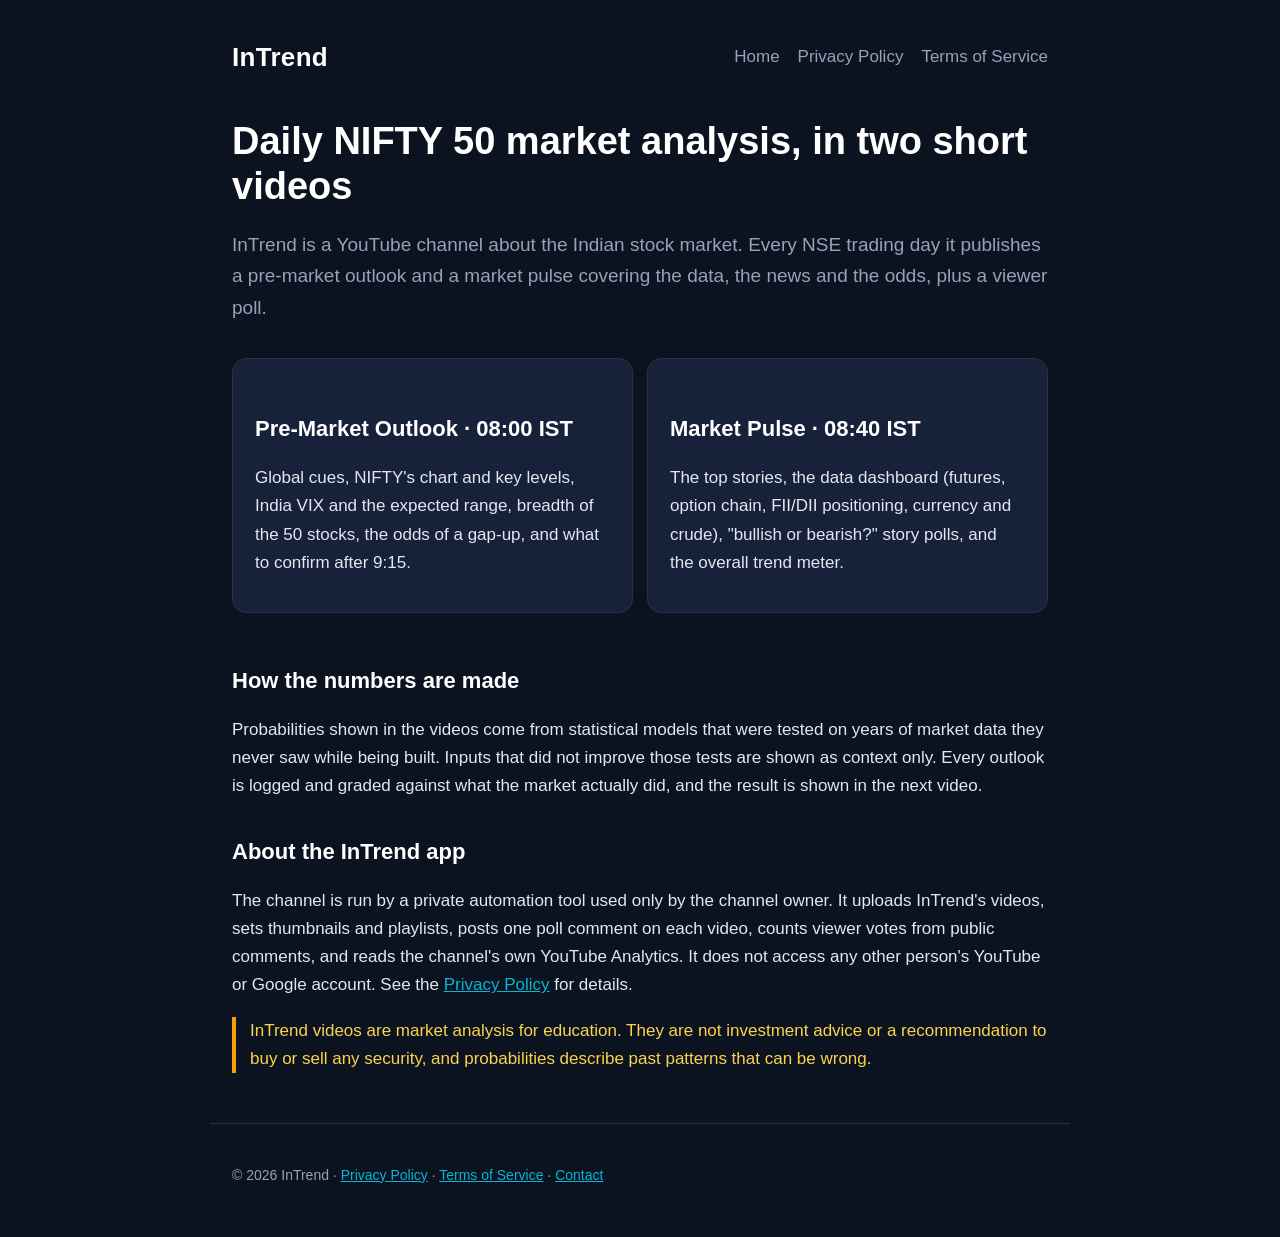
<file: index.html>
<!DOCTYPE html>
<html lang="en">
<head>
<meta charset="utf-8"><meta name="viewport" content="width=device-width, initial-scale=1">
<title>InTrend — Daily NIFTY 50 market analysis</title>
<meta name="description" content="InTrend publishes two short NIFTY 50 market-analysis videos on YouTube every trading day.">
<link rel="stylesheet" href="style.css">
</head>
<body>
<header><a class="brand" href="./">InTrend</a>
<nav><a href="./">Home</a><a href="privacy.html">Privacy Policy</a><a href="terms.html">Terms of Service</a></nav></header>
<main>
<h1>Daily NIFTY 50 market analysis, in two short videos</h1>
<p class="lede">InTrend is a YouTube channel about the Indian stock market. Every NSE trading day it publishes a
pre-market outlook and a market pulse covering the data, the news and the odds, plus a viewer poll.</p>

<div class="grid">
  <div class="card"><h2>Pre-Market Outlook · 08:00 IST</h2>
  <p>Global cues, NIFTY's chart and key levels, India VIX and the expected range, breadth of the 50 stocks,
  the odds of a gap-up, and what to confirm after 9:15.</p></div>
  <div class="card"><h2>Market Pulse · 08:40 IST</h2>
  <p>The top stories, the data dashboard (futures, option chain, FII/DII positioning, currency and crude),
  "bullish or bearish?" story polls, and the overall trend meter.</p></div>
</div>

<h2>How the numbers are made</h2>
<p>Probabilities shown in the videos come from statistical models that were tested on years of market
data they never saw while being built. Inputs that did not improve those tests are shown as context
only. Every outlook is logged and graded against what the market actually did, and the result is
shown in the next video.</p>

<h2>About the InTrend app</h2>
<p>The channel is run by a private automation tool used only by the channel owner. It uploads InTrend's
videos, sets thumbnails and playlists, posts one poll comment on each video, counts viewer votes from
public comments, and reads the channel's own YouTube Analytics. It does not access any other person's
YouTube or Google account. See the <a href="privacy.html">Privacy Policy</a> for details.</p>

<p class="note">InTrend videos are market analysis for education. They are not investment advice or a
recommendation to buy or sell any security, and probabilities describe past patterns that can be wrong.</p>
</main>
<footer>© 2026 InTrend · <a href="privacy.html">Privacy Policy</a> · <a href="terms.html">Terms of Service</a> ·
<a href="https://github.com/govindsi71094-art/intrend-site/issues">Contact</a></footer>
</body>
</html>
</file>
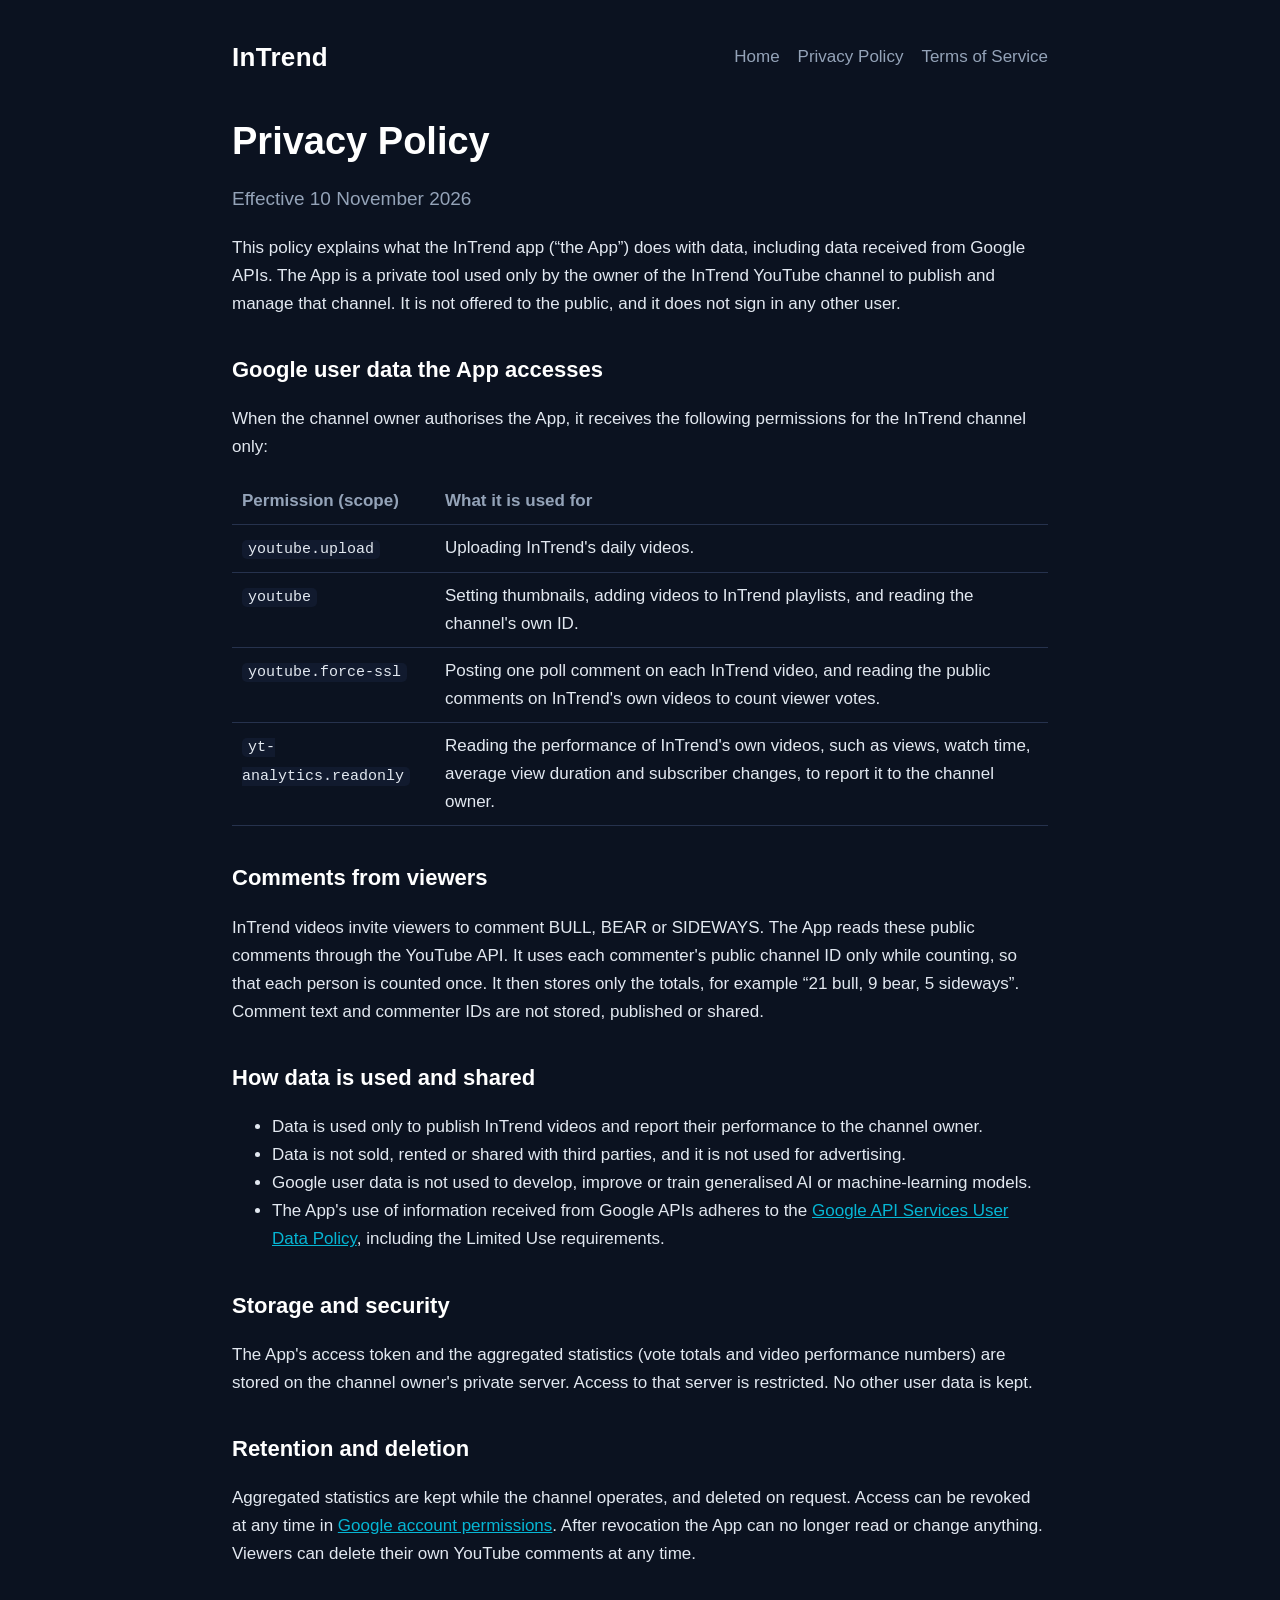
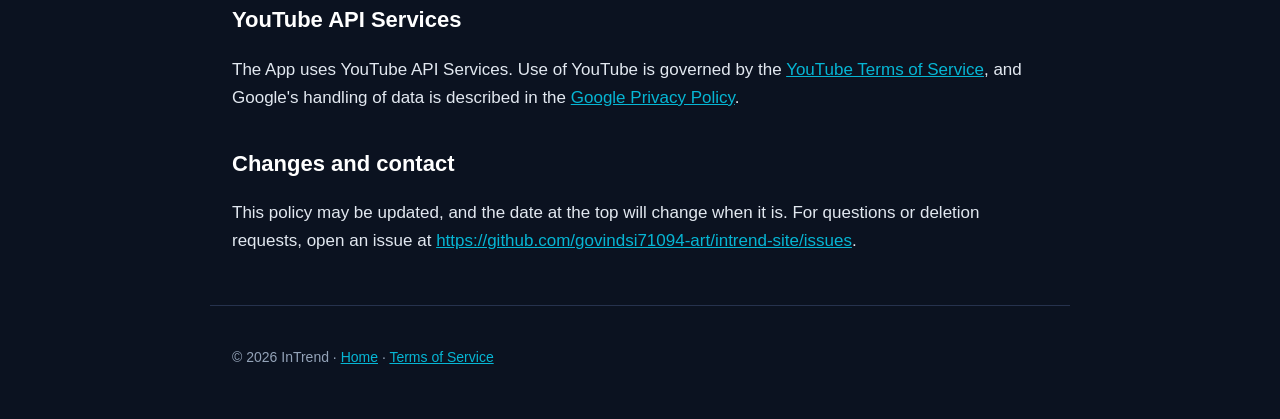
<file: privacy.html>
<!DOCTYPE html>
<html lang="en">
<head>
<meta charset="utf-8"><meta name="viewport" content="width=device-width, initial-scale=1">
<title>Privacy Policy — InTrend</title>
<link rel="stylesheet" href="style.css">
</head>
<body>
<header><a class="brand" href="./">InTrend</a>
<nav><a href="./">Home</a><a href="privacy.html">Privacy Policy</a><a href="terms.html">Terms of Service</a></nav></header>
<main>
<h1>Privacy Policy</h1>
<p class="lede">Effective 10 November 2026</p>

<p>This policy explains what the InTrend app (“the App”) does with data, including data received from
Google APIs. The App is a private tool used only by the owner of the InTrend YouTube channel to publish
and manage that channel. It is not offered to the public, and it does not sign in any other user.</p>

<h2>Google user data the App accesses</h2>
<p>When the channel owner authorises the App, it receives the following permissions for the InTrend
channel only:</p>
<table>
<tr><th>Permission (scope)</th><th>What it is used for</th></tr>
<tr><td><code>youtube.upload</code></td><td>Uploading InTrend's daily videos.</td></tr>
<tr><td><code>youtube</code></td><td>Setting thumbnails, adding videos to InTrend playlists, and reading the
channel's own ID.</td></tr>
<tr><td><code>youtube.force-ssl</code></td><td>Posting one poll comment on each InTrend video, and reading the
public comments on InTrend's own videos to count viewer votes.</td></tr>
<tr><td><code>yt-analytics.readonly</code></td><td>Reading the performance of InTrend's own videos, such as
views, watch time, average view duration and subscriber changes, to report it to the channel owner.</td></tr>
</table>

<h2>Comments from viewers</h2>
<p>InTrend videos invite viewers to comment BULL, BEAR or SIDEWAYS. The App reads these public comments
through the YouTube API. It uses each commenter's public channel ID only while counting, so that each
person is counted once. It then stores only the totals, for example “21 bull, 9 bear, 5 sideways”.
Comment text and commenter IDs are not stored, published or shared.</p>

<h2>How data is used and shared</h2>
<ul>
<li>Data is used only to publish InTrend videos and report their performance to the channel owner.</li>
<li>Data is not sold, rented or shared with third parties, and it is not used for advertising.</li>
<li>Google user data is not used to develop, improve or train generalised AI or machine-learning models.</li>
<li>The App's use of information received from Google APIs adheres to the
<a href="https://developers.google.com/terms/api-services-user-data-policy">Google API Services User Data
Policy</a>, including the Limited Use requirements.</li>
</ul>

<h2>Storage and security</h2>
<p>The App's access token and the aggregated statistics (vote totals and video performance numbers) are
stored on the channel owner's private server. Access to that server is restricted. No other user data is
kept.</p>

<h2>Retention and deletion</h2>
<p>Aggregated statistics are kept while the channel operates, and deleted on request. Access can be
revoked at any time in <a href="https://myaccount.google.com/permissions">Google account permissions</a>.
After revocation the App can no longer read or change anything. Viewers can delete their own YouTube
comments at any time.</p>

<h2>YouTube API Services</h2>
<p>The App uses YouTube API Services. Use of YouTube is governed by the
<a href="https://www.youtube.com/t/terms">YouTube Terms of Service</a>, and Google's handling of data is
described in the <a href="https://policies.google.com/privacy">Google Privacy Policy</a>.</p>

<h2>Changes and contact</h2>
<p>This policy may be updated, and the date at the top will change when it is. For questions or
deletion requests, open an issue at <a href="https://github.com/govindsi71094-art/intrend-site/issues">https://github.com/govindsi71094-art/intrend-site/issues</a>.</p>
</main>
<footer>© 2026 InTrend · <a href="./">Home</a> · <a href="terms.html">Terms of Service</a></footer>
</body>
</html>
</file>
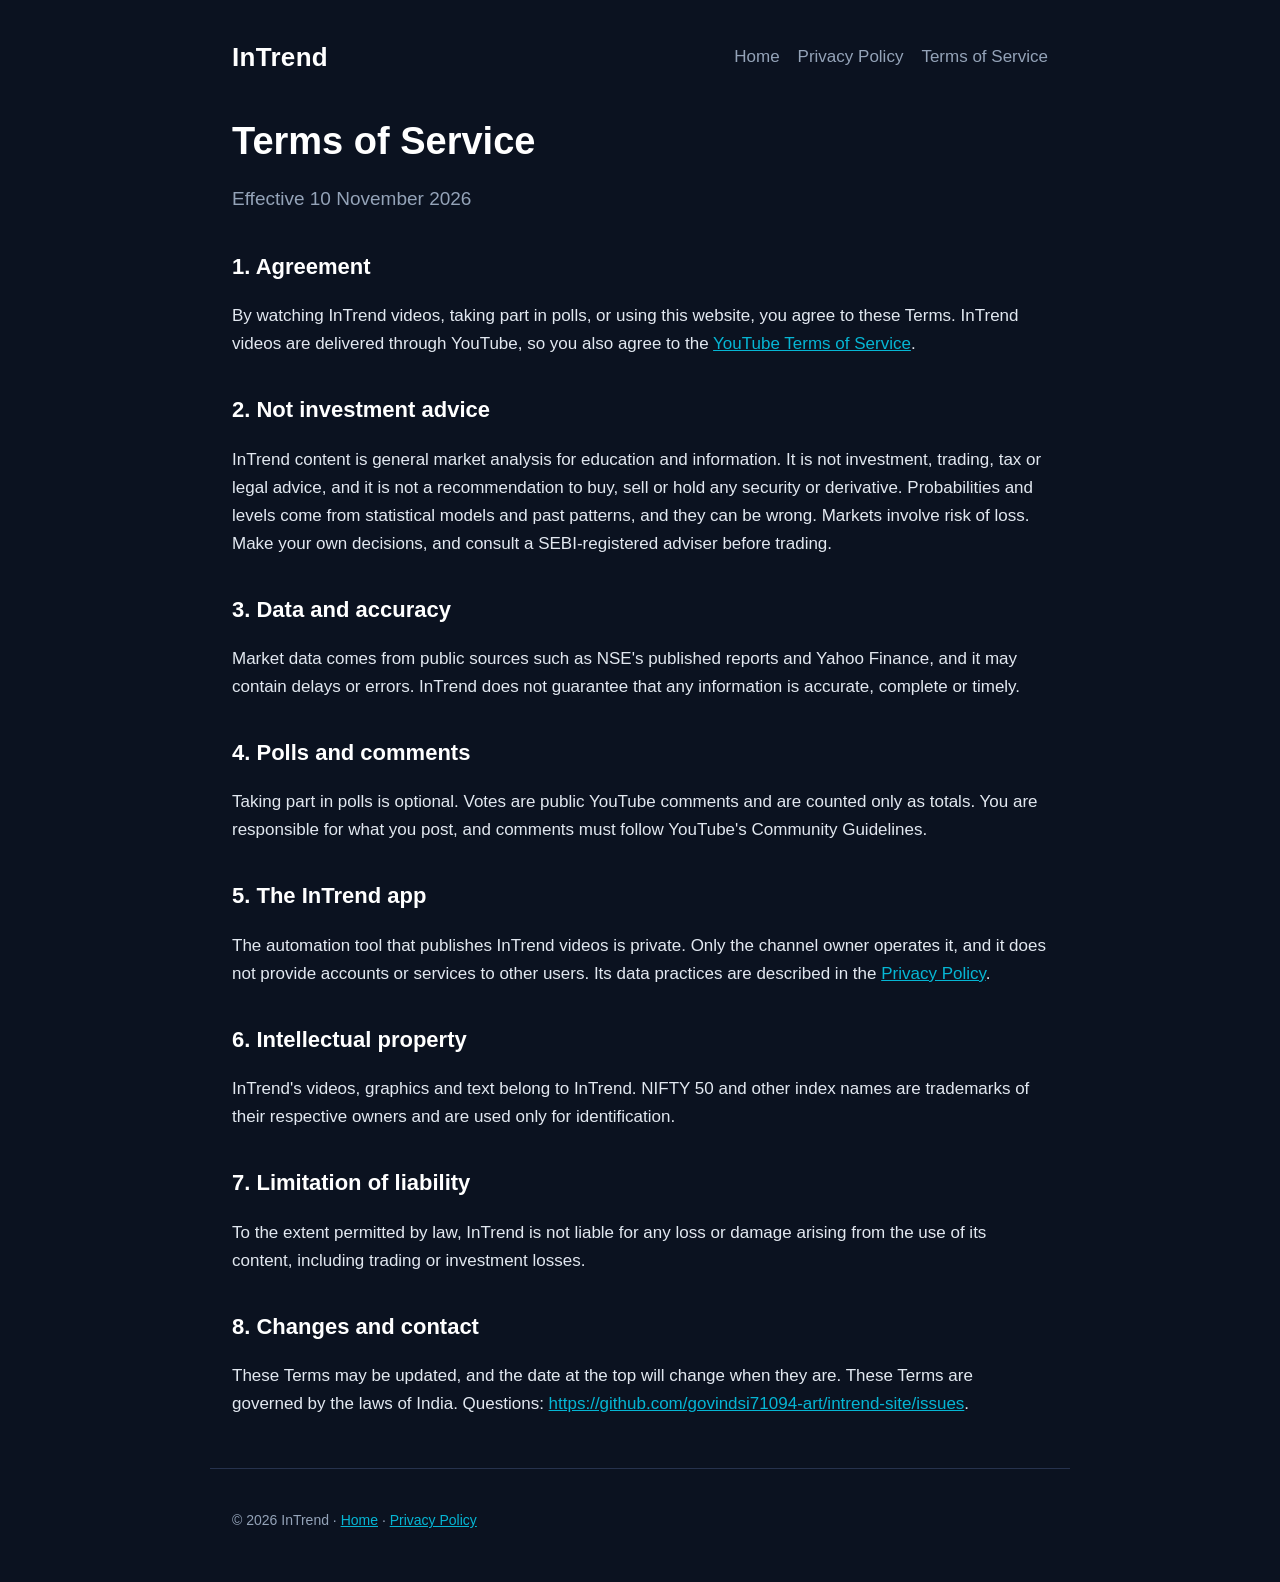
<file: terms.html>
<!DOCTYPE html>
<html lang="en">
<head>
<meta charset="utf-8"><meta name="viewport" content="width=device-width, initial-scale=1">
<title>Terms of Service — InTrend</title>
<link rel="stylesheet" href="style.css">
</head>
<body>
<header><a class="brand" href="./">InTrend</a>
<nav><a href="./">Home</a><a href="privacy.html">Privacy Policy</a><a href="terms.html">Terms of Service</a></nav></header>
<main>
<h1>Terms of Service</h1>
<p class="lede">Effective 10 November 2026</p>

<h2>1. Agreement</h2>
<p>By watching InTrend videos, taking part in polls, or using this website, you agree to these Terms. InTrend
videos are delivered through YouTube, so you also agree to the
<a href="https://www.youtube.com/t/terms">YouTube Terms of Service</a>.</p>

<h2>2. Not investment advice</h2>
<p>InTrend content is general market analysis for education and information. It is not investment,
trading, tax or legal advice, and it is not a recommendation to buy, sell or hold any security or
derivative. Probabilities and levels come from statistical models and past patterns, and they can be
wrong. Markets involve risk of loss. Make your own decisions, and consult a SEBI-registered adviser
before trading.</p>

<h2>3. Data and accuracy</h2>
<p>Market data comes from public sources such as NSE's published reports and Yahoo Finance, and it may
contain delays or errors. InTrend does not guarantee that any information is accurate, complete or
timely.</p>

<h2>4. Polls and comments</h2>
<p>Taking part in polls is optional. Votes are public YouTube comments and are counted only as totals. You
are responsible for what you post, and comments must follow YouTube's Community Guidelines.</p>

<h2>5. The InTrend app</h2>
<p>The automation tool that publishes InTrend videos is private. Only the channel owner operates it, and
it does not provide accounts or services to other users. Its data practices are described in the
<a href="privacy.html">Privacy Policy</a>.</p>

<h2>6. Intellectual property</h2>
<p>InTrend's videos, graphics and text belong to InTrend. NIFTY 50 and other index names are trademarks of
their respective owners and are used only for identification.</p>

<h2>7. Limitation of liability</h2>
<p>To the extent permitted by law, InTrend is not liable for any loss or damage arising from the use of
its content, including trading or investment losses.</p>

<h2>8. Changes and contact</h2>
<p>These Terms may be updated, and the date at the top will change when they are. These Terms are
governed by the laws of India. Questions:
<a href="https://github.com/govindsi71094-art/intrend-site/issues">https://github.com/govindsi71094-art/intrend-site/issues</a>.</p>
</main>
<footer>© 2026 InTrend · <a href="./">Home</a> · <a href="privacy.html">Privacy Policy</a></footer>
</body>
</html>
</file>
<file: style.css>
:root { --bg:#0b1220; --card:#18213a; --text:#e2e8f0; --muted:#94a3b8; --accent:#06b6d4; --line:#26324d; }
* { box-sizing: border-box; }
body { margin:0; background:var(--bg); color:var(--text); font:17px/1.65 -apple-system, "Segoe UI", Roboto, Lato, sans-serif; }
header, main, footer { max-width: 860px; margin: 0 auto; padding: 0 22px; }
header { padding-top: 36px; display:flex; justify-content:space-between; align-items:center; flex-wrap:wrap; gap:12px; }
.brand { font-weight: 800; font-size: 26px; color:#fff; text-decoration:none; letter-spacing:.3px; }
nav a { color: var(--muted); margin-left: 18px; text-decoration:none; }
nav a:hover, a { color: var(--accent); }
h1 { font-size: 38px; line-height:1.2; margin: 40px 0 8px; color:#fff; }
h2 { font-size: 22px; margin: 34px 0 8px; color:#fff; }
.lede { color: var(--muted); font-size: 19px; }
.card { background: var(--card); border:1px solid var(--line); border-radius: 14px; padding: 18px 22px; margin: 16px 0; }
.grid { display:grid; grid-template-columns: repeat(auto-fit, minmax(240px,1fr)); gap: 14px; }
table { border-collapse: collapse; width:100%; margin: 10px 0; }
th, td { text-align:left; padding: 9px 10px; border-bottom: 1px solid var(--line); vertical-align: top; }
th { color: var(--muted); font-weight: 600; }
code { background:#111a2e; padding: 1px 6px; border-radius: 5px; font-size: 15px; }
.note { border-left: 4px solid #f59e0b; padding-left: 14px; color: #fcd34d; }
footer { color: var(--muted); font-size: 14px; padding: 40px 22px 50px; border-top:1px solid var(--line); margin-top: 50px; }
</file>
